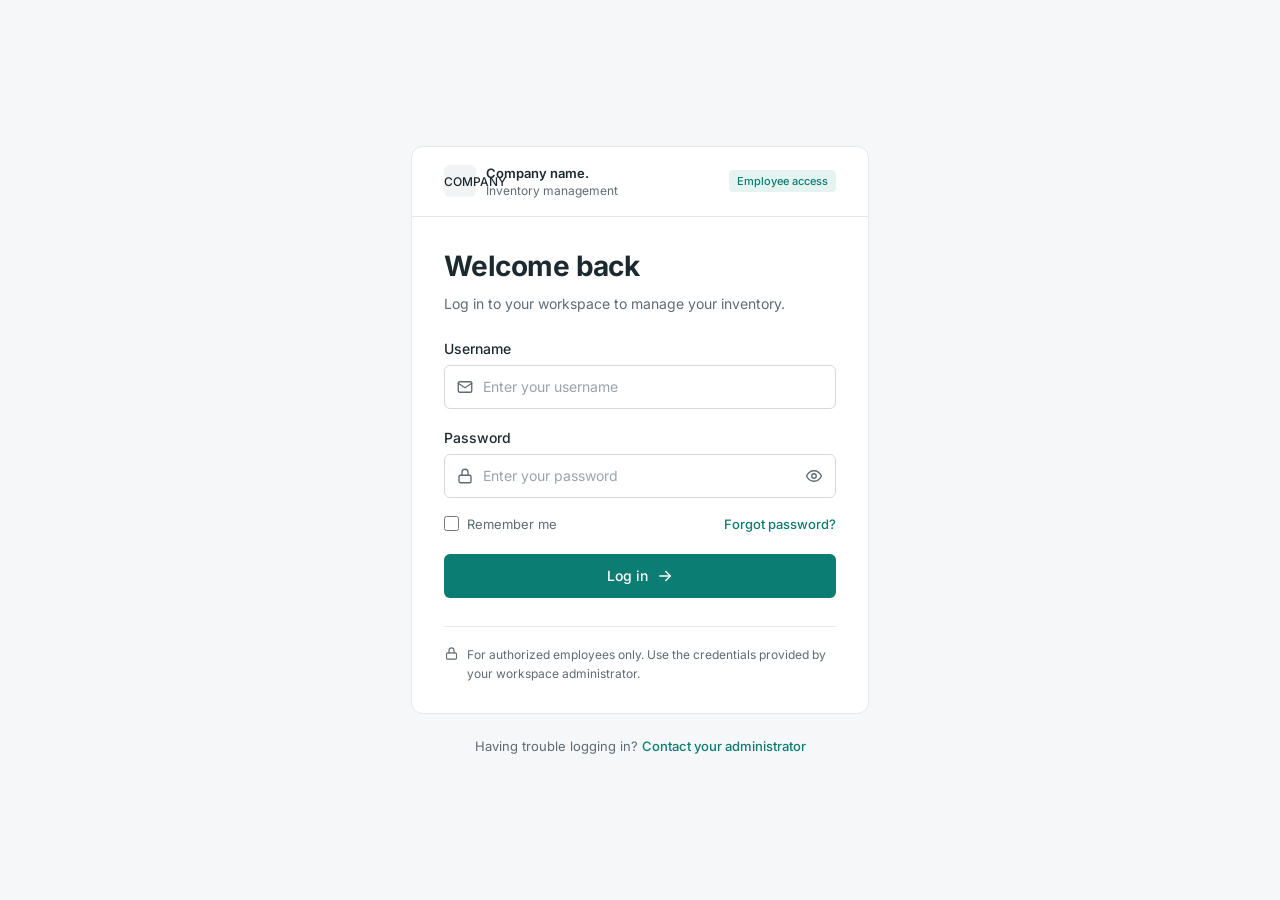
<file: frontend/login.html>
<!DOCTYPE html>
<html lang="en">
<head>
  <meta charset="UTF-8">
  <meta name="viewport" content="width=device-width, initial-scale=1.0">
  <title>Log in · Company name.</title>
  <link rel="stylesheet" href="assets/css/login.css">
</head>
<body>
  <main class="page">
    <section class="card">

      <!-- Header -->
      <header class="card-header">
        <div class="brand">
          <div class="brand-logo">COMPANY</div>
          <div>
            <p class="brand-name">Company name.</p>
            <p class="brand-sub">Inventory management</p>
          </div>
        </div>
        <span class="badge">Employee access</span>
      </header>

      <!-- Login form -->
      <div class="card-body">
        <h1>Welcome back</h1>
        <p class="subtitle">Log in to your workspace to manage your inventory.</p>

        <form id="loginForm" novalidate>
          <label for="username">Username</label>
          <div class="input-wrap">
            <img class="input-icon" src="assets/icons/mail.svg" alt="">
            <input id="username" type="text" placeholder="Enter your username" autocomplete="username">
          </div>

          <label for="password">Password</label>
          <div class="input-wrap">
            <img class="input-icon" src="assets/icons/lock.svg" alt="">
            <input id="password" type="password" placeholder="Enter your password" autocomplete="current-password">
            <button type="button" id="togglePassword" class="icon-btn" aria-label="Show password">
              <img src="assets/icons/eye.svg" alt="">
            </button>
          </div>

          <div class="row">
            <label class="checkbox">
              <input type="checkbox" id="remember"> Remember me
            </label>
            <a href="#" class="link" id="forgotLink">Forgot password?</a>
          </div>

          <!-- Error / info messages -->
          <p id="formMessage" class="message" role="alert" hidden></p>

          <button type="submit" class="btn-primary" id="loginBtn">
            <span>Log in</span>
            <img src="assets/icons/arrow-right.svg" alt="">
          </button>
        </form>

        <p class="notice">
          <img src="assets/icons/lock.svg" alt="">
          For authorized employees only. Use the credentials provided by your workspace administrator.
        </p>
      </div>
    </section>

    <p class="help">
      Having trouble logging in?
      <a href="#" class="link" id="contactLink">Contact your administrator</a>
    </p>
  </main>

  <script src="assets/js/login.js"></script>
</body>
</html>
</file>
<file: frontend/assets/css/login.css>
/* Inter font, stored in assets/fonts (one file covers weights 400-700) */
@font-face {
  font-family: "Inter";
  src: url("../fonts/inter.woff2") format("woff2");
  font-weight: 400 700;
  font-display: swap;
}

/* Design tokens */
:root {
  --bg: #f6f7f9;
  --card: #ffffff;
  --border: #e5e7eb;
  --input-border: #d4d7dc;
  --text: #1c2a30;
  --text-muted: #5f6b73;
  --text-subtle: #9aa3a9;
  --primary: #0b7d72;
  --primary-hover: #096a61;
  --primary-soft: #e6f4f1;
  --error: #b42318;
  --error-soft: #fef3f2;
  --radius: 6px;
}

* { box-sizing: border-box; }

body {
  margin: 0;
  min-height: 100vh;
  background: var(--bg);
  color: var(--text);
  font-family: "Inter", system-ui, -apple-system, "Segoe UI", sans-serif;
  -webkit-font-smoothing: antialiased;
}

p { margin: 0; }

/* Layout */
.page {
  min-height: 100vh;
  display: flex;
  flex-direction: column;
  align-items: center;
  justify-content: center;
  padding: 32px 16px;
}

.card {
  width: 100%;
  max-width: 458px;
  background: var(--card);
  border: 1px solid var(--border);
  border-radius: 12px;
}

/* Header */
.card-header {
  display: flex;
  align-items: center;
  justify-content: space-between;
  gap: 12px;
  padding: 18px 32px;
  border-bottom: 1px solid var(--border);
}

.brand {
  display: flex;
  align-items: center;
  gap: 10px;
}

.brand-logo {
  width: 32px;
  height: 32px;
  flex-shrink: 0;
  display: grid;
  place-items: center;
  border-radius: 6px;
  background: #f1f3f5;
  color: var(--text);
  font-size: 12px;
  font-weight: 500;
}

.brand-name {
  font-size: 13px;
  font-weight: 600;
}

.brand-sub {
  margin-top: 2px;
  font-size: 12px;
  color: var(--text-muted);
}

.badge {
  padding: 4px 8px;
  border-radius: 4px;
  background: var(--primary-soft);
  color: var(--primary);
  font-size: 11px;
  font-weight: 500;
  white-space: nowrap;
}

/* Body */
.card-body {
  padding: 32px 32px 30px;
}

h1 {
  margin: 0;
  font-size: 28px;
  font-weight: 700;
  letter-spacing: -0.02em;
}

.subtitle {
  margin-top: 12px;
  font-size: 14px;
  color: var(--text-muted);
}

form { margin-top: 28px; }

label {
  display: block;
  margin-bottom: 8px;
  font-size: 14px;
  font-weight: 500;
}

.input-wrap + label { margin-top: 20px; }

.input-wrap {
  position: relative;
}

.input-icon {
  position: absolute;
  top: 50%;
  left: 12px;
  width: 18px;
  height: 18px;
  transform: translateY(-50%);
  pointer-events: none;
}

.input-wrap input {
  width: 100%;
  height: 44px;
  padding: 0 44px 0 38px;
  border: 1px solid var(--input-border);
  border-radius: var(--radius);
  background: #fff;
  color: var(--text);
  font: inherit;
  font-size: 14px;
  transition: border-color .15s, box-shadow .15s;
}

.input-wrap input::placeholder { color: var(--text-subtle); }

.input-wrap input:focus {
  outline: none;
  border-color: var(--primary);
  box-shadow: 0 0 0 3px rgba(11, 125, 114, .15);
}

.input-wrap input[aria-invalid="true"] { border-color: var(--error); }

.icon-btn {
  position: absolute;
  top: 50%;
  right: 6px;
  width: 32px;
  height: 32px;
  display: grid;
  place-items: center;
  padding: 0;
  border: 0;
  border-radius: 4px;
  background: none;
  cursor: pointer;
  transform: translateY(-50%);
}

.icon-btn:hover img { filter: brightness(.35); } /* darken the grey icon on hover */
.icon-btn:focus-visible { outline: 2px solid var(--primary); }
.icon-btn img { width: 18px; height: 18px; }

/*Remember me / forgot */
.row {
  display: flex;
  align-items: center;
  justify-content: space-between;
  margin-top: 18px;
}

.checkbox {
  display: flex;
  align-items: center;
  gap: 8px;
  margin: 0;
  font-size: 13px;
  font-weight: 400;
  color: var(--text-muted);
  cursor: pointer;
}

.checkbox input {
  width: 15px;
  height: 15px;
  margin: 0;
  accent-color: var(--primary);
  cursor: pointer;
}

.link {
  color: var(--primary);
  font-size: 13px;
  font-weight: 500;
  text-decoration: none;
}

.link:hover { text-decoration: underline; }

/* Messages */
.message {
  margin-top: 18px;
  padding: 10px 12px;
  border-radius: var(--radius);
  background: var(--error-soft);
  color: var(--error);
  font-size: 13px;
}

.message.info {
  background: var(--primary-soft);
  color: var(--primary);
}

/* Button */
.btn-primary {
  width: 100%;
  height: 44px;
  margin-top: 22px;
  display: flex;
  align-items: center;
  justify-content: center;
  gap: 8px;
  border: 0;
  border-radius: var(--radius);
  background: var(--primary);
  color: #fff;
  font: inherit;
  font-size: 14px;
  font-weight: 500;
  cursor: pointer;
  transition: background .15s;
}

.btn-primary:hover { background: var(--primary-hover); }
.btn-primary:focus-visible { outline: 2px solid var(--primary); outline-offset: 2px; }
.btn-primary:disabled { opacity: .7; cursor: progress; }
.btn-primary img { width: 18px; height: 18px; }

/* Notice */
.notice {
  display: flex;
  gap: 8px;
  margin-top: 28px;
  padding-top: 18px;
  border-top: 1px solid var(--border);
  color: var(--text-muted);
  font-size: 12px;
  line-height: 1.6;
}

.notice img {
  width: 15px;
  height: 15px;
  flex-shrink: 0;
  margin-top: 1px;
}

/* Footer help */
.help {
  margin-top: 24px;
  font-size: 13px;
  color: var(--text-muted);
  text-align: center;
}

/* Small screens */
@media (max-width: 480px) {
  .card-header,
  .card-body { padding-left: 20px; padding-right: 20px; }
  h1 { font-size: 24px; }
}
</file>
